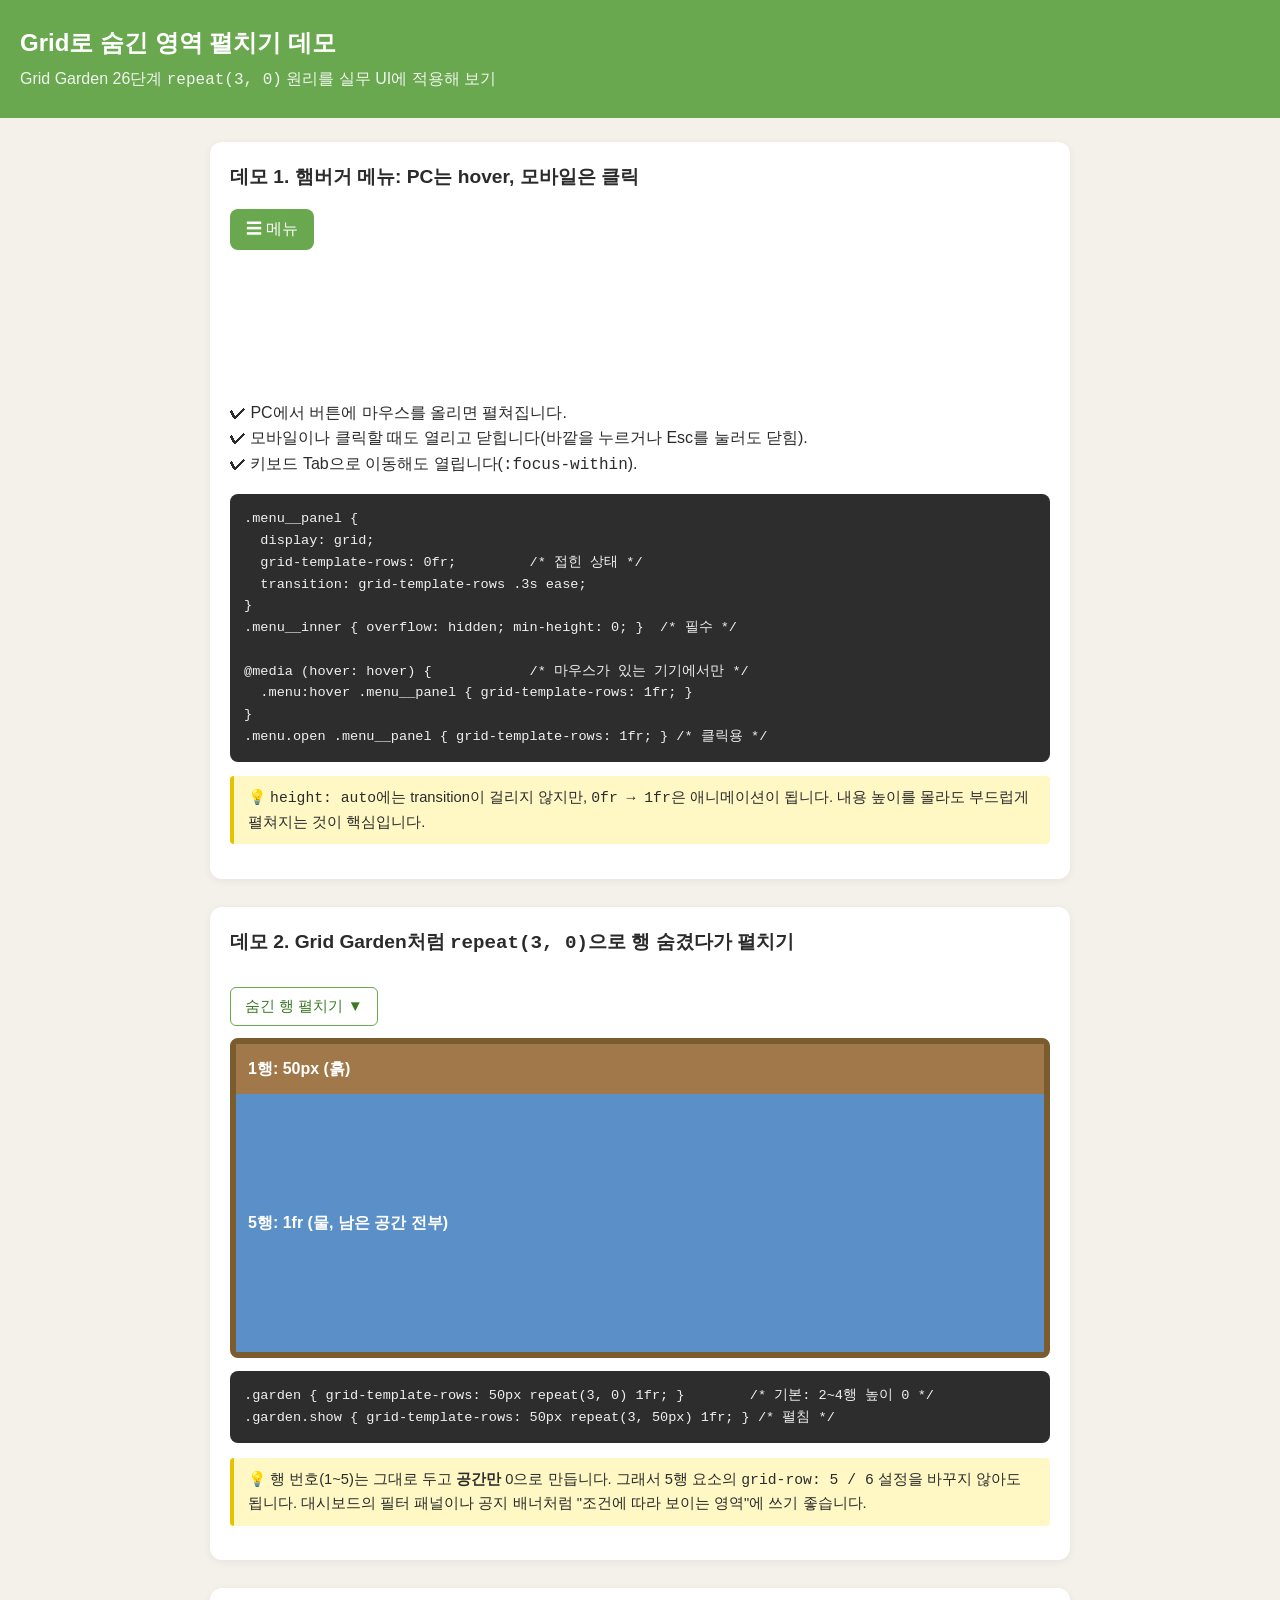
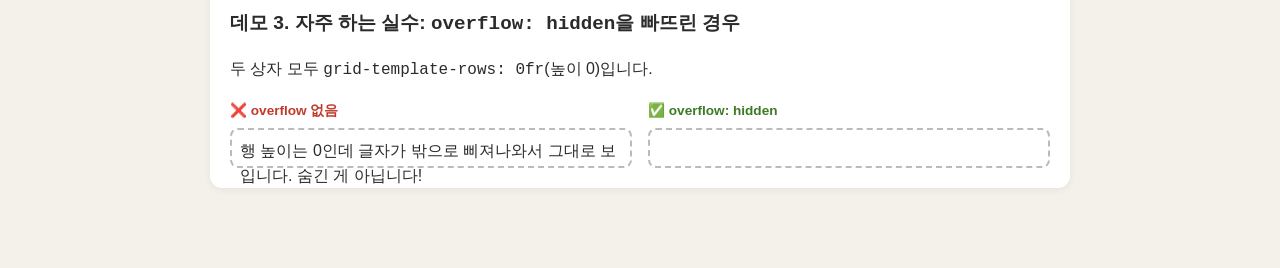
<file: JS/day1_1124/grid-menu-demo/index.html>
<!DOCTYPE html>
<html lang="ko">
<head>
<meta charset="UTF-8">
<meta name="viewport" content="width=device-width, initial-scale=1.0">
<title>Grid로 숨긴 영역 펼치기 데모 (0fr → 1fr, repeat(3, 0))</title>
<style>
  /* ===== 기본 스타일 ===== */
  * { box-sizing: border-box; }
  body {
    margin: 0;
    font-family: "Pretendard", "Apple SD Gothic Neo", "Malgun Gothic", sans-serif;
    background: #f4f1ea;
    color: #2b2b2b;
    line-height: 1.6;
  }
  header.top {
    background: #6aa84f;
    color: #fff;
    padding: 24px 20px;
  }
  header.top h1 { margin: 0 0 4px; font-size: 1.5rem; }
  header.top p { margin: 0; opacity: .9; }
  main { max-width: 900px; margin: 0 auto; padding: 24px 20px 60px; }
  section.demo {
    background: #fff;
    border-radius: 12px;
    padding: 20px;
    margin-bottom: 28px;
    box-shadow: 0 2px 8px rgba(0,0,0,.06);
  }
  section.demo h2 { margin-top: 0; font-size: 1.2rem; }
  pre {
    background: #2d2d2d;
    color: #f0f0f0;
    padding: 14px;
    border-radius: 8px;
    overflow-x: auto;
    font-size: .85rem;
  }
  code { font-family: Consolas, Menlo, monospace; }
  .note {
    background: #fff8c4;
    border-left: 4px solid #e6c200;
    padding: 10px 14px;
    border-radius: 4px;
    font-size: .92rem;
  }

  /* =========================================================
     데모 1: 햄버거 메뉴 (PC는 hover, 모바일은 클릭)
     핵심: grid-template-rows 0fr → 1fr 애니메이션
     ========================================================= */
  .menu {
    position: relative;
    display: inline-block;
  }
  .menu__btn {
    font-size: 1rem;
    padding: 10px 16px;
    border: none;
    border-radius: 8px;
    background: #6aa84f;
    color: #fff;
    cursor: pointer;
  }
  .menu__panel {
    position: absolute;
    top: 100%;
    left: 0;
    min-width: 180px;
    margin-top: 6px;

    display: grid;
    grid-template-rows: 0fr;              /* ① 접힌 상태 */
    visibility: hidden;                   /* ③ 접혔을 때 Tab/스크린리더 차단 */
    transition: grid-template-rows .3s ease, visibility .3s;
  }
  .menu__inner {
    overflow: hidden;                     /* ② 필수! 없으면 내용이 삐져나옴 */
    min-height: 0;
    margin: 0;
    padding: 0;
    list-style: none;
    background: #fff;
    border-radius: 8px;
    box-shadow: 0 6px 18px rgba(0,0,0,.15);
  }
  .menu__inner a {
    display: block;
    padding: 10px 16px;
    color: #2b2b2b;
    text-decoration: none;
  }
  .menu__inner a:hover,
  .menu__inner a:focus { background: #eef6e9; }

  /* 펼친 상태: 클릭(.open) 또는 키보드 포커스 */
  .menu.open .menu__panel,
  .menu:focus-within .menu__panel {
    grid-template-rows: 1fr;
    visibility: visible;
  }
  /* 마우스가 있는 기기(PC)에서만 hover로 펼침 → 모바일 오작동 방지 */
  @media (hover: hover) {
    .menu:hover .menu__panel {
      grid-template-rows: 1fr;
      visibility: visible;
    }
  }

  /* =========================================================
     데모 2: Grid Garden 26단계처럼 repeat(3, 0)으로 행 숨기기
     ========================================================= */
  .garden {
    display: grid;
    grid-template-columns: 1fr;
    grid-template-rows: 50px repeat(3, 0) 1fr;   /* 2~4행 숨김 */
    height: 320px;
    border: 6px solid #7a5c2e;
    border-radius: 8px;
    transition: grid-template-rows .4s ease;
  }
  .garden.show {
    grid-template-rows: 50px repeat(3, 50px) 1fr; /* 2~4행 펼침 */
  }
  .garden > div {
    overflow: hidden;                            /* 0일 때 내용 숨김 */
    display: flex;
    align-items: center;
    padding: 0 12px;
    font-weight: 600;
  }
  .garden .row-top  { background: #a0784a; color: #fff; }
  .garden .row-hide { background: #ffe599; border-bottom: 1px solid #e6c200; }
  .garden .row-water{ background: #5b8fc7; color: #fff; }

  .toggle-btn {
    margin: 12px 0;
    padding: 8px 14px;
    border: 1px solid #6aa84f;
    border-radius: 6px;
    background: #fff;
    color: #3d7a26;
    cursor: pointer;
    font-size: .95rem;
  }

  /* =========================================================
     데모 3: overflow: hidden이 없으면 어떻게 될까? (실수 예시)
     ========================================================= */
  .compare { display: grid; grid-template-columns: 1fr 1fr; gap: 16px; }
  .box {
    display: grid;
    grid-template-rows: 0fr;
    border: 2px dashed #bbb;
    border-radius: 8px;
    padding: 8px;
    min-height: 40px;
  }
  .box p { margin: 0; min-height: 0; }
  .box.good p { overflow: hidden; }
  .box-label { font-size: .85rem; font-weight: 700; margin-bottom: 6px; }
  .box-label.bad  { color: #c0392b; }
  .box-label.good { color: #3d7a26; }

  @media (max-width: 600px) {
    .compare { grid-template-columns: 1fr; }
  }
</style>
</head>
<body>

<header class="top">
  <h1>Grid로 숨긴 영역 펼치기 데모</h1>
  <p>Grid Garden 26단계 <code>repeat(3, 0)</code> 원리를 실무 UI에 적용해 보기</p>
</header>

<main>

  <!-- ================= 데모 1 ================= -->
  <section class="demo">
    <h2>데모 1. 햄버거 메뉴: PC는 hover, 모바일은 클릭</h2>

    <nav class="menu" id="menu">
      <button class="menu__btn" id="menuBtn" aria-expanded="false" aria-controls="menuPanel">☰ 메뉴</button>
      <div class="menu__panel" id="menuPanel">
        <ul class="menu__inner">
          <li><a href="#">홈</a></li>
          <li><a href="#">팀 소개</a></li>
          <li><a href="#">프로젝트</a></li>
          <li><a href="#">문의하기</a></li>
        </ul>
      </div>
    </nav>

    <p style="margin-top:150px">
      ✔ PC에서 버튼에 마우스를 올리면 펼쳐집니다.<br>
      ✔ 모바일이나 클릭할 때도 열리고 닫힙니다(바깥을 누르거나 Esc를 눌러도 닫힘).<br>
      ✔ 키보드 Tab으로 이동해도 열립니다(<code>:focus-within</code>).
    </p>

<pre><code>.menu__panel {
  display: grid;
  grid-template-rows: 0fr;         /* 접힌 상태 */
  transition: grid-template-rows .3s ease;
}
.menu__inner { overflow: hidden; min-height: 0; }  /* 필수 */

@media (hover: hover) {            /* 마우스가 있는 기기에서만 */
  .menu:hover .menu__panel { grid-template-rows: 1fr; }
}
.menu.open .menu__panel { grid-template-rows: 1fr; } /* 클릭용 */</code></pre>

    <p class="note">
      💡 <code>height: auto</code>에는 transition이 걸리지 않지만, <code>0fr → 1fr</code>은 애니메이션이 됩니다.
      내용 높이를 몰라도 부드럽게 펼쳐지는 것이 핵심입니다.
    </p>
  </section>

  <!-- ================= 데모 2 ================= -->
  <section class="demo">
    <h2>데모 2. Grid Garden처럼 <code>repeat(3, 0)</code>으로 행 숨겼다가 펼치기</h2>

    <button class="toggle-btn" id="gardenBtn" aria-pressed="false">숨긴 행 펼치기 ▼</button>

    <div class="garden" id="garden">
      <div class="row-top">1행: 50px (흙)</div>
      <div class="row-hide">2행: 숨겨진 필터 영역</div>
      <div class="row-hide">3행: 숨겨진 알림 배너</div>
      <div class="row-hide">4행: 숨겨진 추가 옵션</div>
      <div class="row-water">5행: 1fr (물, 남은 공간 전부)</div>
    </div>

<pre><code>.garden { grid-template-rows: 50px repeat(3, 0) 1fr; }        /* 기본: 2~4행 높이 0 */
.garden.show { grid-template-rows: 50px repeat(3, 50px) 1fr; } /* 펼침 */</code></pre>

    <p class="note">
      💡 행 번호(1~5)는 그대로 두고 <b>공간만</b> 0으로 만듭니다.
      그래서 5행 요소의 <code>grid-row: 5 / 6</code> 설정을 바꾸지 않아도 됩니다.
      대시보드의 필터 패널이나 공지 배너처럼 "조건에 따라 보이는 영역"에 쓰기 좋습니다.
    </p>
  </section>

  <!-- ================= 데모 3 ================= -->
  <section class="demo">
    <h2>데모 3. 자주 하는 실수: <code>overflow: hidden</code>을 빠뜨린 경우</h2>
    <p>두 상자 모두 <code>grid-template-rows: 0fr</code>(높이 0)입니다.</p>

    <div class="compare">
      <div>
        <div class="box-label bad">❌ overflow 없음</div>
        <div class="box bad"><p>행 높이는 0인데 글자가 밖으로 삐져나와서 그대로 보입니다. 숨긴 게 아닙니다!</p></div>
      </div>
      <div>
        <div class="box-label good">✅ overflow: hidden</div>
        <div class="box good"><p>이 글자는 제대로 숨겨져서 보이지 않습니다.</p></div>
      </div>
    </div>
  </section>

</main>

<script>
  // ===== 데모 1: 클릭으로 메뉴 열고 닫기 (모바일용) =====
  const menu = document.getElementById('menu');
  const menuBtn = document.getElementById('menuBtn');

  menuBtn.addEventListener('click', (e) => {
    e.stopPropagation();
    const isOpen = menu.classList.toggle('open');
    menuBtn.setAttribute('aria-expanded', isOpen);
  });

  // 바깥을 클릭하면 닫기
  document.addEventListener('click', (e) => {
    if (!menu.contains(e.target)) {
      menu.classList.remove('open');
      menuBtn.setAttribute('aria-expanded', 'false');
    }
  });

  // Esc 키로 닫기
  document.addEventListener('keydown', (e) => {
    if (e.key === 'Escape') {
      menu.classList.remove('open');
      menuBtn.setAttribute('aria-expanded', 'false');
      menuBtn.blur();
    }
  });

  // ===== 데모 2: repeat(3, 0) 행 펼치기 토글 =====
  const garden = document.getElementById('garden');
  const gardenBtn = document.getElementById('gardenBtn');

  gardenBtn.addEventListener('click', () => {
    const shown = garden.classList.toggle('show');
    gardenBtn.textContent = shown ? '다시 숨기기 ▲' : '숨긴 행 펼치기 ▼';
    gardenBtn.setAttribute('aria-pressed', shown);
  });
</script>

</body>
</html>
</file>
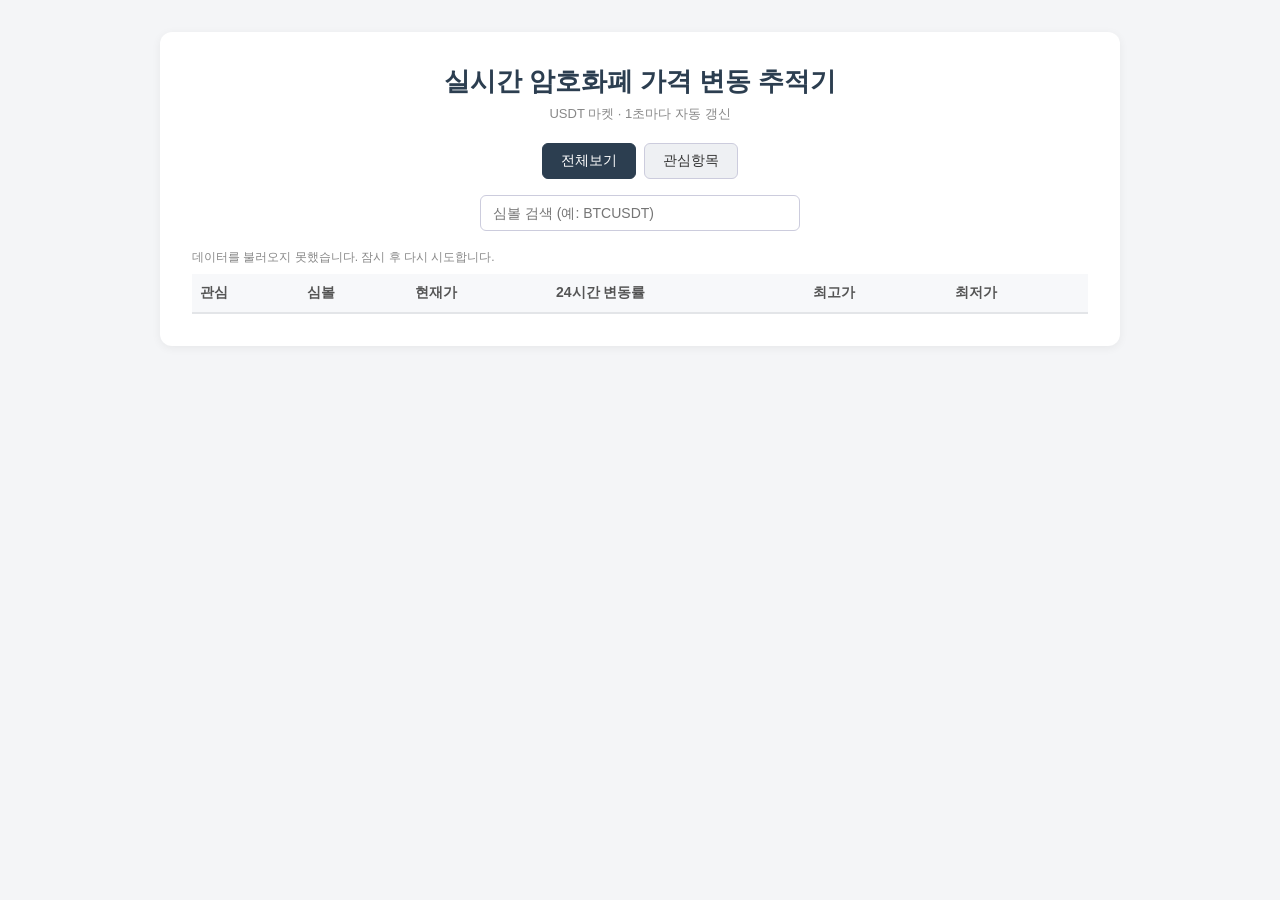
<file: JS/js_1127/claude_product/index.html>
<!DOCTYPE html>
<html lang="ko">
<head>
    <meta charset="UTF-8">
    <meta name="viewport" content="width=device-width, initial-scale=1.0">
    <title>실시간 암호화폐 가격 변동 추적기</title>
    <link rel="stylesheet" href="./style.css">
</head>
<body>
    <div class="container">
        <header>
            <h1>실시간 암호화폐 가격 변동 추적기</h1>
            <p class="sub">USDT 마켓 · 1초마다 자동 갱신</p>
        </header>

        <!-- [요구사항 4] 전체보기 / 관심항목 탭 분리 -->
        <nav class="tabs">
            <button id="tabAll" class="tab active">전체보기</button>
            <button id="tabFav" class="tab">관심항목</button>
        </nav>

        <!-- [요구사항 2] type="search" 검색창 -->
        <section class="search-section">
            <input id="searchInput" type="search" placeholder="심볼 검색 (예: BTCUSDT)">
        </section>

        <div class="status">
            <span id="updateTime">데이터 불러오는 중...</span>
            <span id="countInfo"></span>
        </div>

        <!-- [요구사항 3] 관심 · 심볼 · 현재가 · 24시간 변동률 · 최고가 · 최저가 -->
        <table>
            <thead>
                <tr>
                    <th>관심</th>
                    <th>심볼</th>
                    <th>현재가</th>
                    <th>24시간 변동률</th>
                    <th>최고가</th>
                    <th>최저가</th>
                </tr>
            </thead>
            <tbody id="tableBody"></tbody>
        </table>
        <p id="emptyMessage" class="empty" hidden></p>
    </div>

    <script src="./script.js"></script>
</body>
</html>
</file>
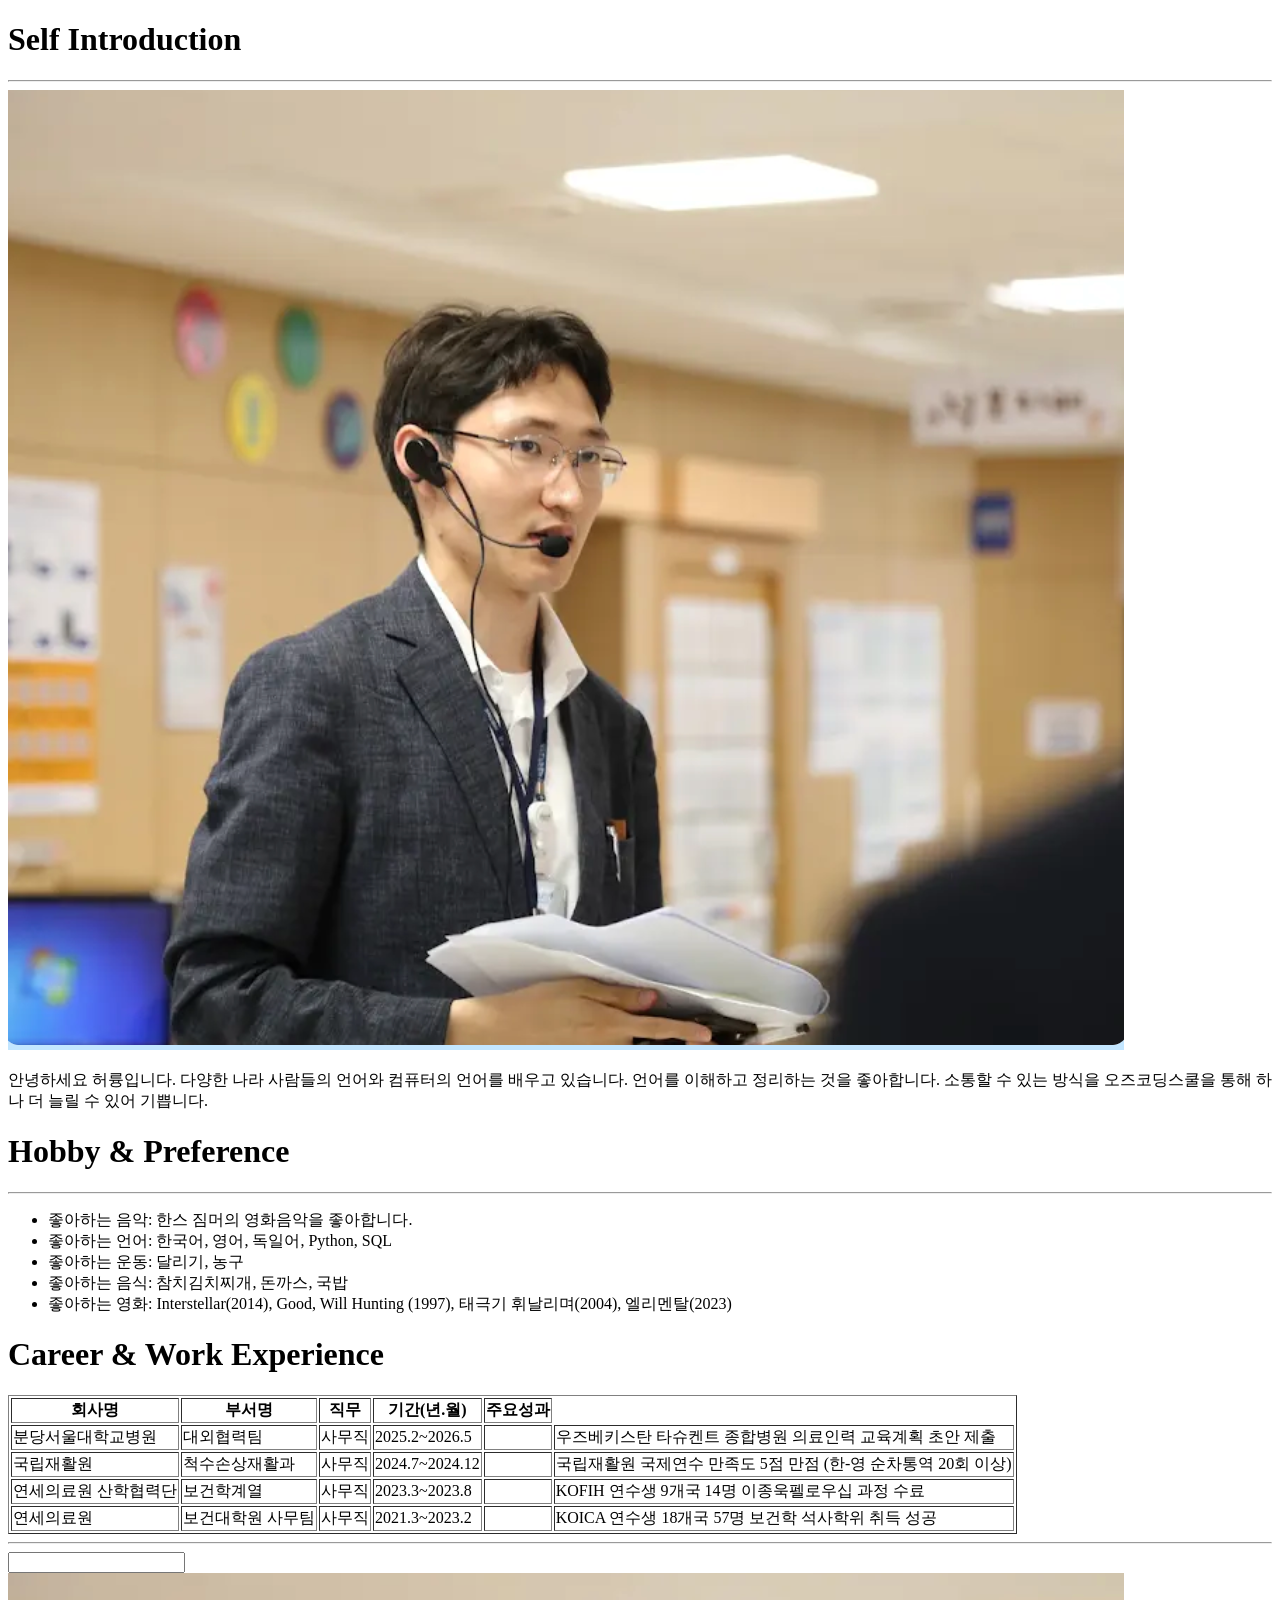
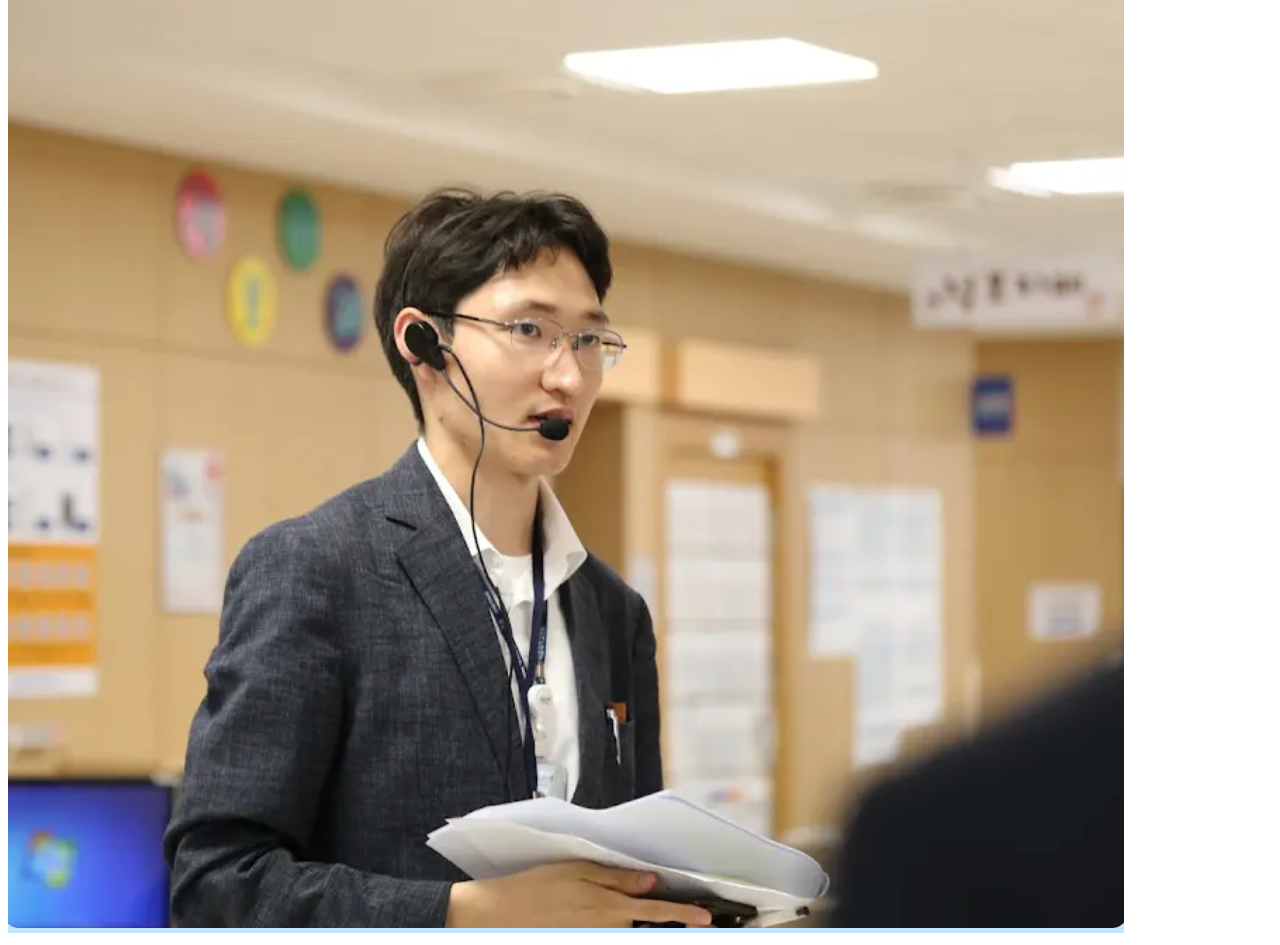
<file: HTML_CSS/day1_1119/resume.html>
<!DOCTYPE html>
<html lang="en">
<head>
    <meta charset="UTF-8">
    <meta name="viewport" content="width=device-width, initial-scale=1.0">
    <title>AH_08_ryunghoh_resume</title>
</head>
<body>
    <h1>
     Self Introduction
    </h1>
    <hr>
    <img src="ryunghoh.png" alt="ryunghoh" sizes="">
    <p>안녕하세요 허륭입니다. 다양한 나라 사람들의 언어와 컴퓨터의 언어를 배우고 있습니다. 언어를 이해하고 정리하는 것을 좋아합니다. 소통할 수 있는 방식을 오즈코딩스쿨을 통해 하나 더 늘릴 수 있어 기쁩니다.</p>
    <h1>
        Hobby & Preference
    </h1>
    <hr>
     <ul>
        <li>좋아하는 음악: 한스 짐머의 영화음악을 좋아합니다.</li>
        <li>좋아하는 언어: 한국어, 영어, 독일어, Python, SQL</li>
        <li>좋아하는 운동: 달리기, 농구</li>
        <li>좋아하는 음식: 참치김치찌개, 돈까스, 국밥</li>
        <li>좋아하는 영화: Interstellar(2014), Good, Will Hunting (1997), 태극기 휘날리며(2004), 엘리멘탈(2023)</li>
     </ul>
    <h1>
        Career & Work Experience
    </h1>
    <table style ="table-layout: auto", border="1">
        <thead>
            <tr>
                <th>회사명</th>
                <th>부서명</th>
                <th>직무</th>
                <th>기간(년.월)</th>
                <th>주요성과 </th>
            </tr>
        </thead>
        <tbody>
            <tr>
                <td>분당서울대학교병원</td>
                <td>대외협력팀</td>
                <td>사무직</td>
                <td>2025.2~2026.5<td>
                <td>우즈베키스탄 타슈켄트 종합병원 의료인력 교육계획 초안 제출</td>
            </tr>
            <tr>
                <td>국립재활원</td>
                <td>척수손상재활과</td>
                <td>사무직</td>
                <td>2024.7~2024.12<td>
                <td>국립재활원 국제연수 만족도 5점 만점 (한-영 순차통역 20회 이상)</td>
            </tr>
            <tr>
                <td>연세의료원 산학협력단</td>
                <td>보건학계열</td>
                <td>사무직</td>
                <td>2023.3~2023.8<td>
                <td>KOFIH 연수생 9개국 14명 이종욱펠로우십 과정 수료</td>
            </tr>
            <tr>
                <td>연세의료원</td>
                <td>보건대학원 사무팀</td>
                <td>사무직</td>
                <td>2021.3~2023.2<td>
                <td>KOICA 연수생 18개국 57명 보건학 석사학위 취득 성공</td>
            </tr>
        </tbody>
    </table>
    <hr>
<input type="email">
<img src="./ryunghoh.png" alt="부가설명 이 사진은 허륭의 사진입니다.">
</body>
</html>
</file>
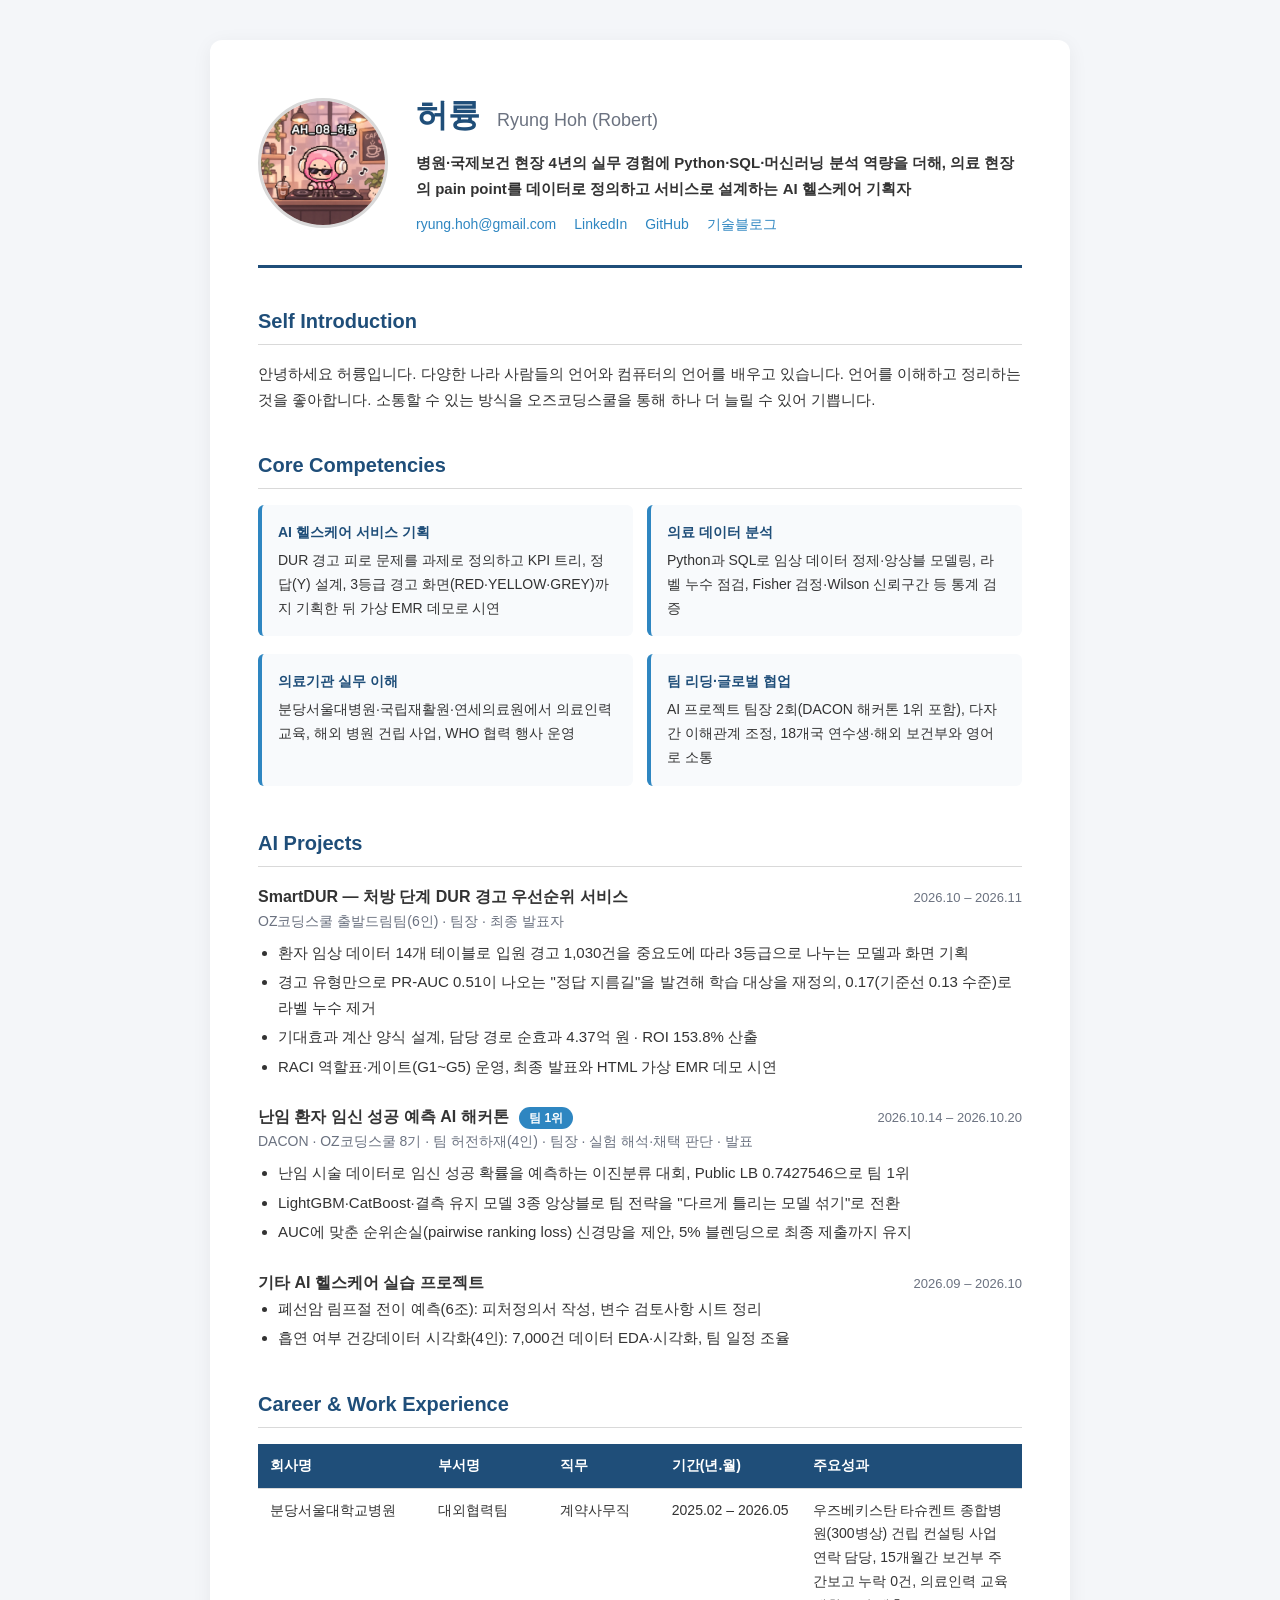
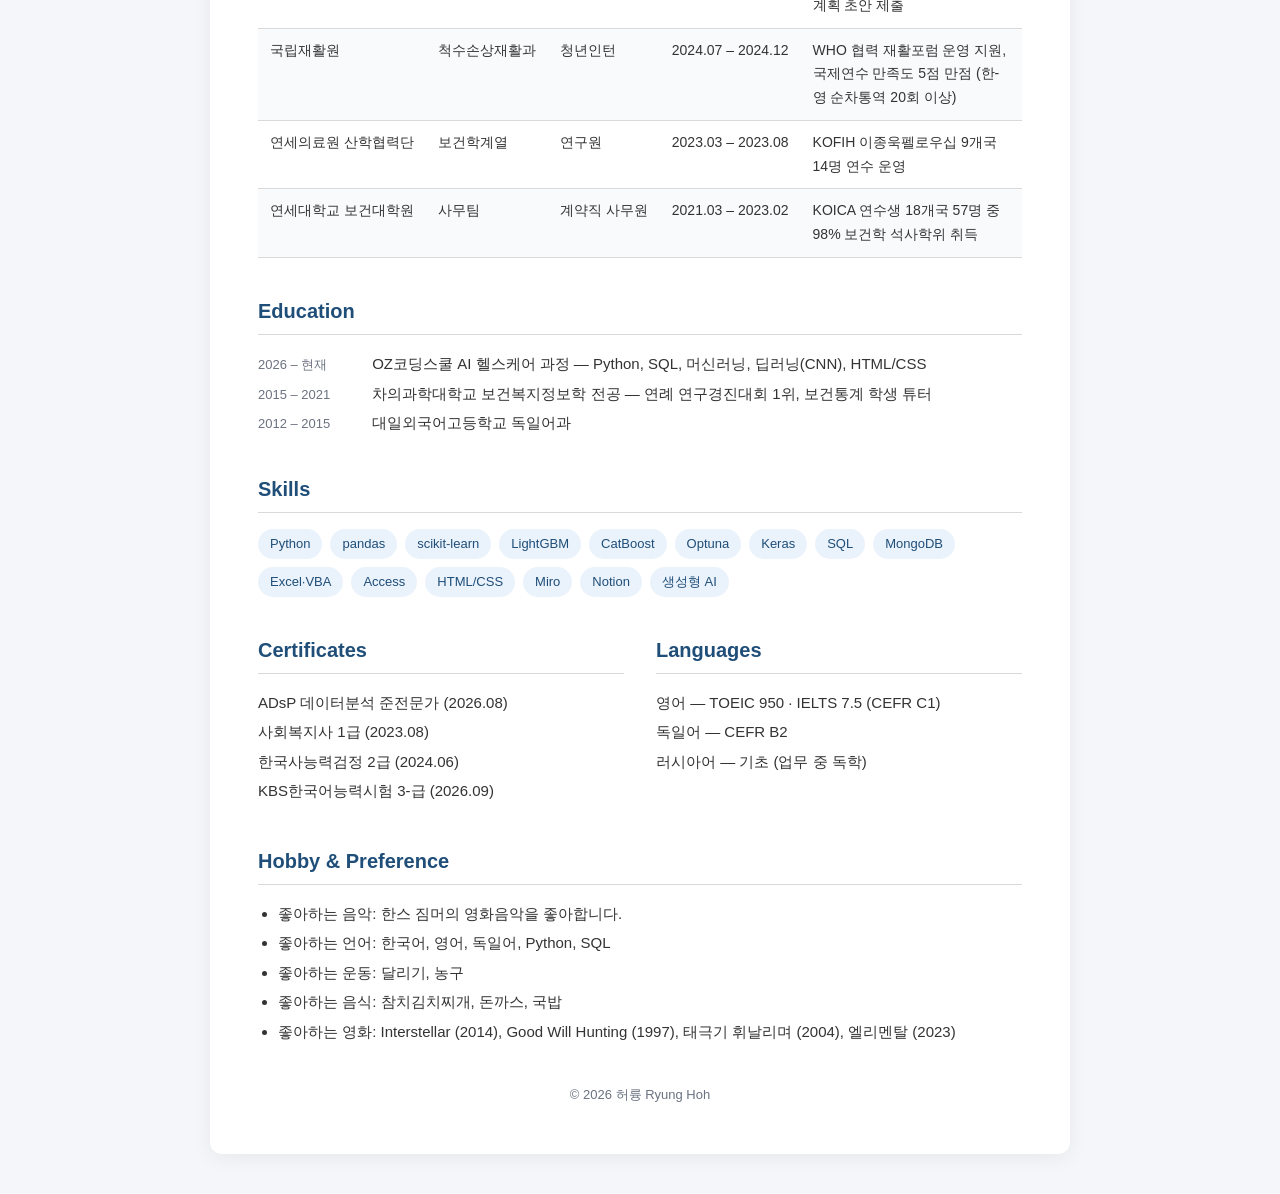
<file: HTML_CSS/day3_1123/resume_1123.html>
<!DOCTYPE html>
<html lang="ko">
<head>
    <meta charset="UTF-8">
    <meta name="viewport" content="width=device-width, initial-scale=1.0">
    <title>AH_08_ryunghoh_resume</title>
    <link rel="stylesheet" href="./style.css">
</head>
<body>
    <div class="container">

        <!-- 헤더: 이름 · 연락처 · 한 줄 소개 -->
        <header class="profile">
            <img class="profile-photo" src="ryunghoh.webp" alt="허륭 프로필 사진">
            <div class="profile-text">
                <h1>허륭 <span class="en-name">Ryung Hoh (Robert)</span></h1>
                <p class="headline">병원·국제보건 현장 4년의 실무 경험에 Python·SQL·머신러닝 분석 역량을 더해, 의료 현장의 pain point를 데이터로 정의하고 서비스로 설계하는 AI 헬스케어 기획자</p>
                <ul class="contact">
                    <li><a href="mailto:ryung.hoh@gmail.com">ryung.hoh@gmail.com</a></li>
                    <li><a href="https://www.linkedin.com/in/ryung-hoh-5501a81bb/" target="_blank">LinkedIn</a></li>
                    <li><a href="https://github.com/roberthoh-hub" target="_blank">GitHub</a></li>
                    <li><a href="https://velog.io/@ryunghoh/posts" target="_blank">기술블로그</a></li>
                </ul>
            </div>
        </header>

        <!-- 자기소개 -->
        <section>
            <h2>Self Introduction</h2>
            <p>안녕하세요 허륭입니다. 다양한 나라 사람들의 언어와 컴퓨터의 언어를 배우고 있습니다. 언어를 이해하고 정리하는 것을 좋아합니다. 소통할 수 있는 방식을 오즈코딩스쿨을 통해 하나 더 늘릴 수 있어 기쁩니다.</p>
        </section>

        <!-- 핵심 역량 -->
        <section>
            <h2>Core Competencies</h2>
            <ul class="card-list">
                <li><strong>AI 헬스케어 서비스 기획</strong>DUR 경고 피로 문제를 과제로 정의하고 KPI 트리, 정답(Y) 설계, 3등급 경고 화면(RED·YELLOW·GREY)까지 기획한 뒤 가상 EMR 데모로 시연</li>
                <li><strong>의료 데이터 분석</strong>Python과 SQL로 임상 데이터 정제·앙상블 모델링, 라벨 누수 점검, Fisher 검정·Wilson 신뢰구간 등 통계 검증</li>
                <li><strong>의료기관 실무 이해</strong>분당서울대병원·국립재활원·연세의료원에서 의료인력 교육, 해외 병원 건립 사업, WHO 협력 행사 운영</li>
                <li><strong>팀 리딩·글로벌 협업</strong>AI 프로젝트 팀장 2회(DACON 해커톤 1위 포함), 다자간 이해관계 조정, 18개국 연수생·해외 보건부와 영어로 소통</li>
            </ul>
        </section>

        <!-- AI 프로젝트 -->
        <section>
            <h2>AI Projects</h2>

            <article class="item">
                <div class="item-head">
                    <h3>SmartDUR — 처방 단계 DUR 경고 우선순위 서비스</h3>
                    <span class="period">2026.10 – 2026.11</span>
                </div>
                <p class="meta">OZ코딩스쿨 출발드림팀(6인) · 팀장 · 최종 발표자</p>
                <ul>
                    <li>환자 임상 데이터 14개 테이블로 입원 경고 1,030건을 중요도에 따라 3등급으로 나누는 모델과 화면 기획</li>
                    <li>경고 유형만으로 PR-AUC 0.51이 나오는 "정답 지름길"을 발견해 학습 대상을 재정의, 0.17(기준선 0.13 수준)로 라벨 누수 제거</li>
                    <li>기대효과 계산 양식 설계, 담당 경로 순효과 4.37억 원 · ROI 153.8% 산출</li>
                    <li>RACI 역할표·게이트(G1~G5) 운영, 최종 발표와 HTML 가상 EMR 데모 시연</li>
                </ul>
            </article>

            <article class="item">
                <div class="item-head">
                    <h3>난임 환자 임신 성공 예측 AI 해커톤 <span class="badge">팀 1위</span></h3>
                    <span class="period">2026.10.14 – 2026.10.20</span>
                </div>
                <p class="meta">DACON · OZ코딩스쿨 8기 · 팀 허전하재(4인) · 팀장 · 실험 해석·채택 판단 · 발표</p>
                <ul>
                    <li>난임 시술 데이터로 임신 성공 확률을 예측하는 이진분류 대회, Public LB 0.7427546으로 팀 1위</li>
                    <li>LightGBM·CatBoost·결측 유지 모델 3종 앙상블로 팀 전략을 "다르게 틀리는 모델 섞기"로 전환</li>
                    <li>AUC에 맞춘 순위손실(pairwise ranking loss) 신경망을 제안, 5% 블렌딩으로 최종 제출까지 유지</li>
                </ul>
            </article>

            <article class="item">
                <div class="item-head">
                    <h3>기타 AI 헬스케어 실습 프로젝트</h3>
                    <span class="period">2026.09 – 2026.10</span>
                </div>
                <ul>
                    <li>폐선암 림프절 전이 예측(6조): 피처정의서 작성, 변수 검토사항 시트 정리</li>
                    <li>흡연 여부 건강데이터 시각화(4인): 7,000건 데이터 EDA·시각화, 팀 일정 조율</li>
                </ul>
            </article>
        </section>

        <!-- 경력 -->
        <section>
            <h2>Career &amp; Work Experience</h2>
            <table>
                <thead>
                    <tr>
                        <th>회사명</th>
                        <th>부서명</th>
                        <th>직무</th>
                        <th>기간(년.월)</th>
                        <th>주요성과</th>
                    </tr>
                </thead>
                <tbody>
                    <tr>
                        <td>분당서울대학교병원</td>
                        <td>대외협력팀</td>
                        <td>계약사무직</td>
                        <td>2025.02 – 2026.05</td>
                        <td>우즈베키스탄 타슈켄트 종합병원(300병상) 건립 컨설팅 사업 연락 담당, 15개월간 보건부 주간보고 누락 0건, 의료인력 교육계획 초안 제출</td>
                    </tr>
                    <tr>
                        <td>국립재활원</td>
                        <td>척수손상재활과</td>
                        <td>청년인턴</td>
                        <td>2024.07 – 2024.12</td>
                        <td>WHO 협력 재활포럼 운영 지원, 국제연수 만족도 5점 만점 (한-영 순차통역 20회 이상)</td>
                    </tr>
                    <tr>
                        <td>연세의료원 산학협력단</td>
                        <td>보건학계열</td>
                        <td>연구원</td>
                        <td>2023.03 – 2023.08</td>
                        <td>KOFIH 이종욱펠로우십 9개국 14명 연수 운영</td>
                    </tr>
                    <tr>
                        <td>연세대학교 보건대학원</td>
                        <td>사무팀</td>
                        <td>계약직 사무원</td>
                        <td>2021.03 – 2023.02</td>
                        <td>KOICA 연수생 18개국 57명 중 98% 보건학 석사학위 취득</td>
                    </tr>
                </tbody>
            </table>
        </section>

        <!-- 학력 · 교육 -->
        <section>
            <h2>Education</h2>
            <ul class="plain">
                <li><span class="period">2026 – 현재</span> OZ코딩스쿨 AI 헬스케어 과정 — Python, SQL, 머신러닝, 딥러닝(CNN), HTML/CSS</li>
                <li><span class="period">2015 – 2021</span> 차의과학대학교 보건복지정보학 전공 — 연례 연구경진대회 1위, 보건통계 학생 튜터</li>
                <li><span class="period">2012 – 2015</span> 대일외국어고등학교 독일어과</li>
            </ul>
        </section>

        <!-- 기술 -->
        <section>
            <h2>Skills</h2>
            <div class="tags">
                <span>Python</span><span>pandas</span><span>scikit-learn</span><span>LightGBM</span><span>CatBoost</span><span>Optuna</span><span>Keras</span><span>SQL</span><span>MongoDB</span><span>Excel·VBA</span><span>Access</span><span>HTML/CSS</span><span>Miro</span><span>Notion</span><span>생성형 AI</span>
            </div>
        </section>

        <!-- 자격증 · 외국어 -->
        <section class="two-col">
            <div>
                <h2>Certificates</h2>
                <ul class="plain">
                    <li>ADsP 데이터분석 준전문가 (2026.08)</li>
                    <li>사회복지사 1급 (2023.08)</li>
                    <li>한국사능력검정 2급 (2024.06)</li>
                    <li>KBS한국어능력시험 3-급 (2026.09)</li>
                </ul>
            </div>
            <div>
                <h2>Languages</h2>
                <ul class="plain">
                    <li>영어 — TOEIC 950 · IELTS 7.5 (CEFR C1)</li>
                    <li>독일어 — CEFR B2</li>
                    <li>러시아어 — 기초 (업무 중 독학)</li>
                </ul>
            </div>
        </section>

        <!-- 취미 · 선호 -->
        <section>
            <h2>Hobby &amp; Preference</h2>
            <ul>
                <li>좋아하는 음악: 한스 짐머의 영화음악을 좋아합니다.</li>
                <li>좋아하는 언어: 한국어, 영어, 독일어, Python, SQL</li>
                <li>좋아하는 운동: 달리기, 농구</li>
                <li>좋아하는 음식: 참치김치찌개, 돈까스, 국밥</li>
                <li>좋아하는 영화: Interstellar (2014), Good Will Hunting (1997), 태극기 휘날리며 (2004), 엘리멘탈 (2023)</li>
            </ul>
        </section>

        <footer>
            <p>© 2026 허륭 Ryung Hoh</p>
        </footer>
    </div>
</body>
</html>
</file>
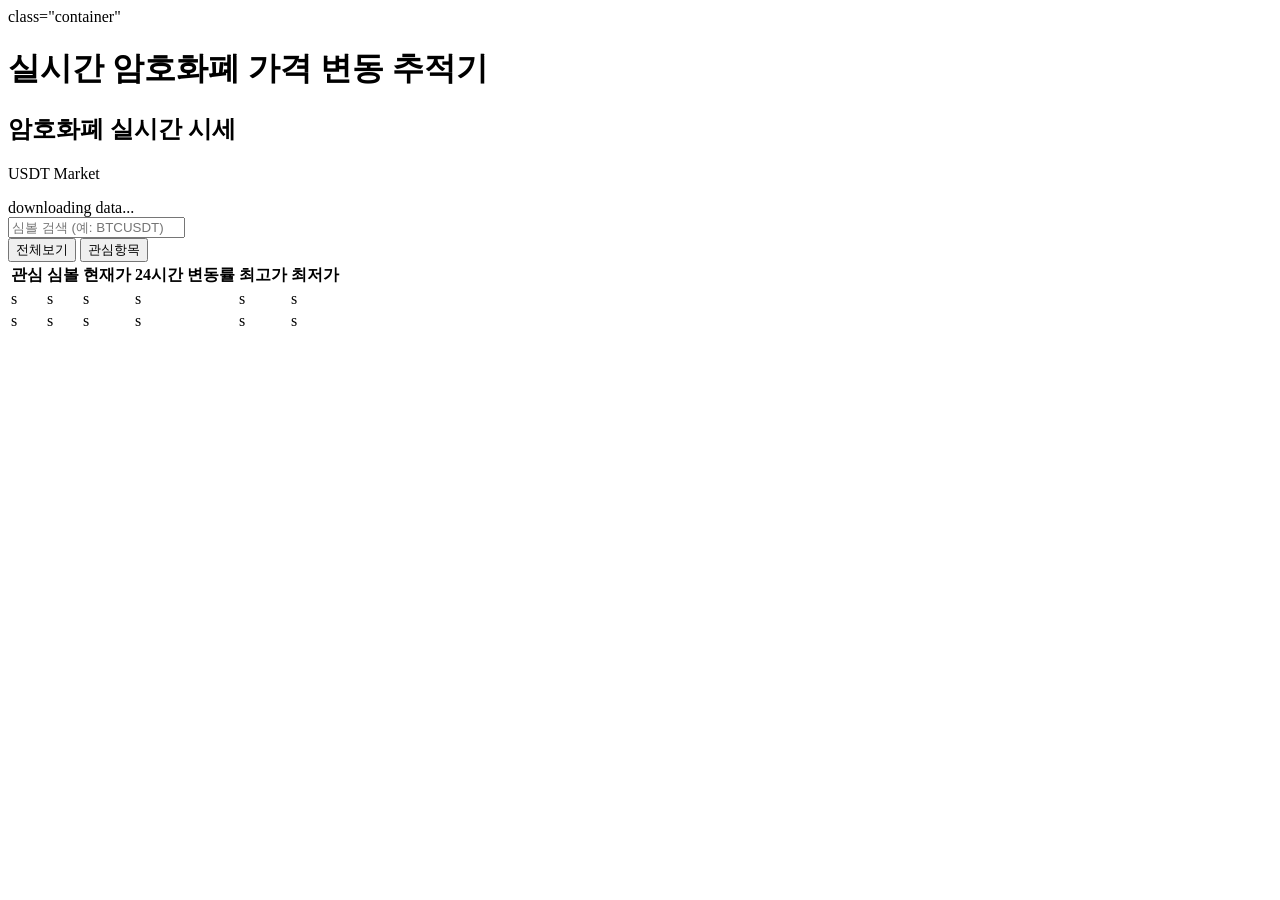
<file: JS/js_1126/cryptocurrency.html>
<!DOCTYPE html>
<html lang="en">
<head>
    <meta charset="UTF-8">
    <meta name="viewport" content="width=device-width, initial-scale=1.0">
    <title>Document</title>
    <style src="./cryptocurrency.css">
    </style>
</head>
<body>
    <div>class="container"</div>
        <header>
            <h1>실시간 암호화폐 가격 변동 추적기</h1>
        </header>
        
        <section class="market-info">
            <h2>암호화폐 실시간 시세</h2>
            <p>USDT Market</p>
            <div id="update-time">downloading data...</div>
        </section>
        
        <section class="search-section">
            <input type="search" placeholder="심볼 검색 (예: BTCUSDT)">
        </section>

        <button>전체보기</button>
        <button>관심항목</button>
    <br>
    
    <table>
        <thead>
            <th>관심</th>
            <th>심볼</th>
            <th>현재가</th>
            <th>24시간 변동률</th>
            <th>최고가</th>
            <th>최저가</th>
        </thead>
        <tbody>
            <tr>
                <td>s</td>
                <td>s</td>
                <td>s</td>
                <td>s</td>
                <td>s</td>
                <td>s</td>
            </tr>
            <tr>
                <td>s</td>
                <td>s</td>
                <td>s</td>
                <td>s</td>
                <td>s</td>
                <td>s</td>
            </tr>
        </tbody>
    </table>
    <script src="./cryptocurrency.js">
    </script>
</body>

</html>
</file>
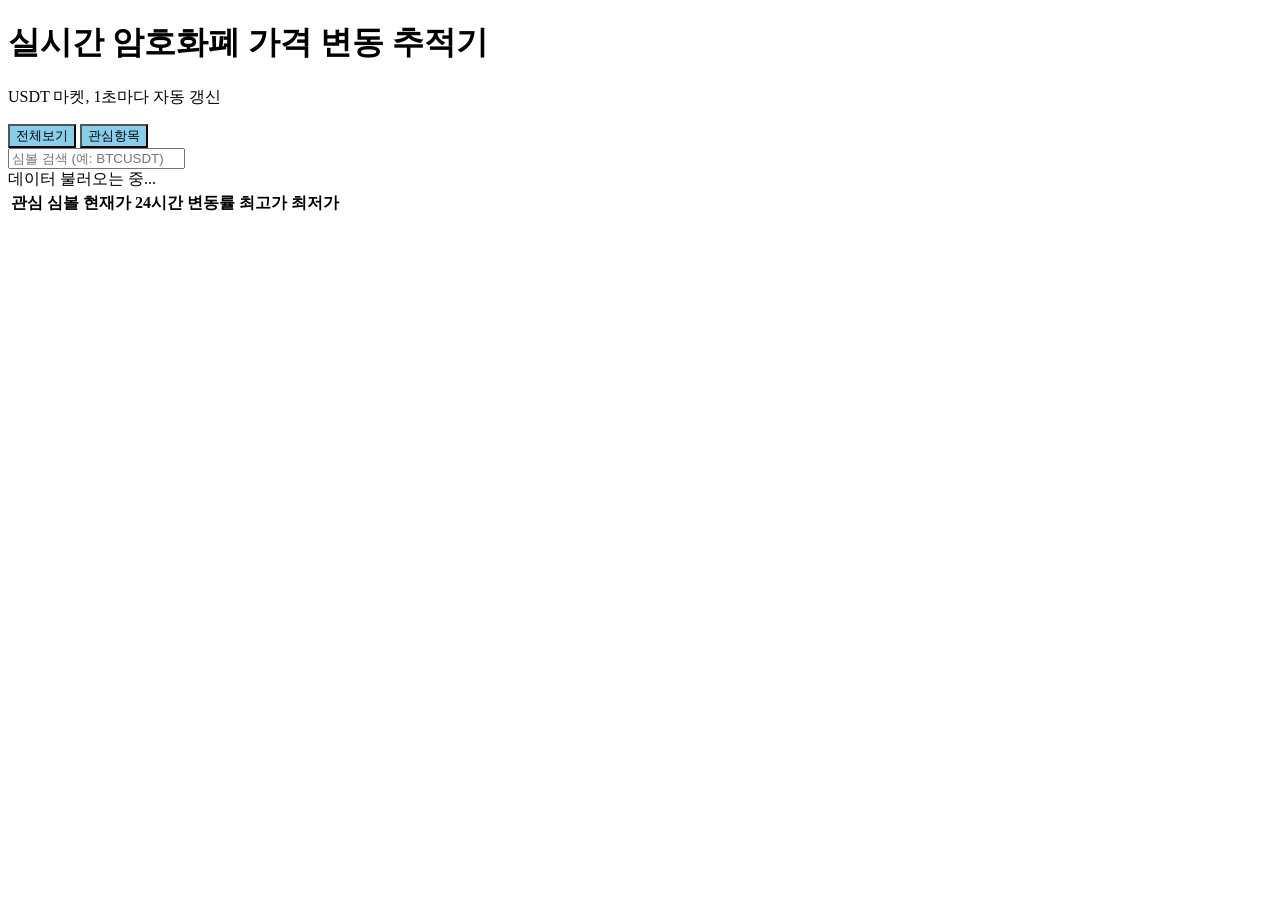
<file: JS/js_1127/cryptocurrency.html>
<!DOCTYPE html>
<html lang="en">
<head>
    <meta charset="UTF-8">
    <meta name="viewport" content="width=device-width, initial-scale=1.0">
    <title>실시간 암호화폐 가격 변동 추적기</title>
    <link rel="stylesheet" href="./cryptocurrency.css">
</head>
<body>
    <div class="container">
        <header>
            <h1>실시간 암호화폐 가격 변동 추적기</h1>
            <p class="sub">USDT 마켓, 1초마다 자동 갱신</p>
        </header>
        
        <!-- [요구사항 4] 전체보기 / 관심항목 탭 분리 -->
        <nav class="tabs">
            <button id="tabAll" class="tab active">전체보기</button>
            <button id="tabFav" class="tab">관심항목</button>
        </nav>
        
        <!-- [요구사항 2] type="search" 검색창 -->
        <section class="search-section">
            <input id="searchInput" type="search" placeholder="심볼 검색 (예: BTCUSDT)">
        </section>

        <div class="status">
            <span id="updateTime">데이터 불러오는 중...</span>
            <div id="countInfo"></div>
        </div>

        <!-- [요구사항 3] 관심, 심볼, 현재가, 24시간 변동률, 최고가, 최저가-->
        <table>
            <thead>
                <tr>
                    <th>관심</th>
                    <th>심볼</th>
                    <th>현재가</th>
                    <th>24시간 변동률</th>
                    <th>최고가</th>
                    <th>최저가</th>
                </tr>
            </thead>
            <tbody id="tableBody"></tbody>
        </table>
        <p id="emptyMessage" class="empty" hidden></p>
    </div>

    <script src="./cryptocurrency.js"></script>
</body>
</html>
</file>
<file: JS/js_1127/claude_product/style.css>
* {
    box-sizing: border-box;
}

body {
    margin: 0;
    padding: 32px 16px;
    background-color: #f4f5f7;
    font-family: -apple-system, "Apple SD Gothic Neo", "Malgun Gothic", sans-serif;
    color: #222;
}

.container {
    max-width: 960px;
    margin: 0 auto;
    padding: 32px;
    background-color: #fff;
    border-radius: 12px;
    box-shadow: 0 2px 10px rgba(0, 0, 0, 0.06);
}

header {
    text-align: center;
}

h1 {
    margin: 0;
    font-size: 26px;
    color: #2c3e50;
}

.sub {
    margin: 6px 0 0;
    font-size: 13px;
    color: #888;
}

/* 탭 버튼 */
.tabs {
    display: flex;
    justify-content: center;
    gap: 8px;
    margin: 20px 0 16px;
}

.tab {
    padding: 8px 18px;
    border: 1px solid #ccd;
    border-radius: 6px;
    background-color: #eef0f3;
    color: #333;
    font-size: 14px;
    cursor: pointer;
}

.tab.active {
    background-color: #2c3e50;
    border-color: #2c3e50;
    color: #fff;
}

/* 검색창 */
.search-section {
    display: flex;
    justify-content: center;
}

#searchInput {
    width: 320px;
    padding: 9px 12px;
    border: 1px solid #ccd;
    border-radius: 6px;
    font-size: 14px;
}

.status {
    display: flex;
    justify-content: space-between;
    margin: 18px 0 8px;
    font-size: 12px;
    color: #888;
}

/* 표 */
table {
    width: 100%;
    border-collapse: collapse;
    font-size: 14px;
}

th {
    padding: 10px 8px;
    background-color: #f7f8fa;
    border-bottom: 2px solid #e3e5e8;
    text-align: left;
    font-weight: 600;
    color: #555;
}

td {
    padding: 10px 8px;
    border-bottom: 1px solid #eee;
}

tbody tr:hover {
    background-color: #fafbfc;
}

.symbol {
    font-weight: 700;
}

/* 별 버튼: 기본은 색 없음(☆), 관심 등록 시 노란 별(★) */
.star {
    border: none;
    background: none;
    font-size: 18px;
    color: #bbb;
    cursor: pointer;
}

.star.on {
    color: #f5c518;
}

/* 한국식 표기: 상승 빨강, 하락 파랑 */
.up {
    color: #e03131;
    font-weight: 600;
}

.down {
    color: #1c7ed6;
    font-weight: 600;
}

.empty {
    padding: 24px 0;
    text-align: center;
    color: #999;
}
</file>
<file: HTML_CSS/day3_1123/style.css>
/* ===== 기본 설정 ===== */
:root {
    --main: #1f4e79;      /* 제목·강조 색 */
    --accent: #2e86c1;    /* 링크·포인트 색 */
    --text: #333333;
    --muted: #6b7280;
    --line: #d9d9d9;
    --bg: #f4f6f9;
}

* {
    box-sizing: border-box;
    margin: 0;
    padding: 0;
}

body {
    font-family: "Pretendard", "Apple SD Gothic Neo", "Malgun Gothic", sans-serif;
    font-size: 15px;
    line-height: 1.7;
    color: var(--text);
    background-color: var(--bg);
}

.container {
    max-width: 860px;
    margin: 40px auto;
    padding: 48px;
    background-color: #ffffff;
    border-radius: 12px;
    box-shadow: 0 4px 20px rgba(0, 0, 0, 0.06);
}

a {
    color: var(--accent);
    text-decoration: none;
}

a:hover {
    text-decoration: underline;
}

/* ===== 헤더 ===== */
.profile {
    display: flex;
    align-items: center;
    gap: 28px;
    padding-bottom: 28px;
    border-bottom: 3px solid var(--main);
}

.profile-photo {
    width: 130px;
    height: 130px;
    object-fit: cover;
    border-radius: 50%;
    border: 3px solid var(--line);
    flex-shrink: 0;
}

.profile h1 {
    font-size: 32px;
    color: var(--main);
}

.en-name {
    font-size: 18px;
    font-weight: 400;
    color: var(--muted);
    margin-left: 8px;
}

.headline {
    margin: 8px 0 12px;
    font-weight: 600;
}

.contact {
    display: flex;
    flex-wrap: wrap;
    gap: 8px 18px;
    list-style: none;
    font-size: 14px;
}

/* ===== 섹션 공통 ===== */
section {
    margin-top: 36px;
}

h2 {
    font-size: 20px;
    color: var(--main);
    padding-bottom: 6px;
    margin-bottom: 16px;
    border-bottom: 1px solid var(--line);
}

h3 {
    font-size: 16px;
}

section ul {
    padding-left: 20px;
}

section li {
    margin-bottom: 4px;
}

/* ===== 핵심 역량 카드 ===== */
.card-list {
    display: grid;
    grid-template-columns: repeat(2, 1fr);
    gap: 14px;
    list-style: none;
    padding-left: 0;
}

.card-list li {
    padding: 16px;
    background-color: #f8fafc;
    border-left: 4px solid var(--accent);
    border-radius: 6px;
    font-size: 14px;
}

.card-list strong {
    display: block;
    margin-bottom: 4px;
    color: var(--main);
}

/* ===== 프로젝트 항목 ===== */
.item {
    margin-bottom: 24px;
}

.item-head {
    display: flex;
    justify-content: space-between;
    align-items: baseline;
    gap: 12px;
}

.period {
    font-size: 13px;
    color: var(--muted);
    white-space: nowrap;
}

.meta {
    font-size: 14px;
    color: var(--muted);
    margin-bottom: 6px;
}

.badge {
    display: inline-block;
    margin-left: 6px;
    padding: 1px 10px;
    font-size: 12px;
    color: #ffffff;
    background-color: var(--accent);
    border-radius: 999px;
    vertical-align: middle;
}

/* ===== 경력 표 ===== */
table {
    width: 100%;
    border-collapse: collapse;
    font-size: 14px;
}

th,
td {
    padding: 10px 12px;
    border-bottom: 1px solid var(--line);
    text-align: left;
    vertical-align: top;
}

th {
    color: #ffffff;
    background-color: var(--main);
    white-space: nowrap;
}

td:nth-child(-n+4) {
    white-space: nowrap;   /* 회사명·부서·직무·기간은 한 줄로 */
}

tbody tr:nth-child(even) {
    background-color: #f8fafc;
}

tbody tr:hover {
    background-color: #eaf2fb;
}

/* ===== 학력·자격증 목록 ===== */
.plain {
    list-style: none;
    padding-left: 0;
}

.plain .period {
    display: inline-block;
    width: 110px;
}

/* ===== 기술 태그 ===== */
.tags {
    display: flex;
    flex-wrap: wrap;
    gap: 8px;
}

.tags span {
    padding: 4px 12px;
    font-size: 13px;
    color: var(--main);
    background-color: #eaf2fb;
    border-radius: 999px;
}

/* ===== 2단 배치 ===== */
.two-col {
    display: grid;
    grid-template-columns: 1fr 1fr;
    gap: 32px;
}

/* ===== 푸터 ===== */
footer {
    margin-top: 40px;
    text-align: center;
    font-size: 13px;
    color: var(--muted);
}

/* ===== 모바일 화면 ===== */
@media (max-width: 640px) {
    .container {
        margin: 0;
        padding: 24px;
        border-radius: 0;
    }

    .profile {
        flex-direction: column;
        text-align: center;
    }

    .contact {
        justify-content: center;
    }

    .card-list,
    .two-col {
        grid-template-columns: 1fr;
    }

    .item-head {
        flex-direction: column;
    }

    table {
        display: block;
        overflow-x: auto;   /* 좁은 화면에서는 표를 가로 스크롤 */
    }
}

/* ===== 인쇄 ===== */
@media print {
    body {
        background: none;
    }

    .container {
        margin: 0;
        box-shadow: none;
    }
}
</file>
<file: JS/js_1127/cryptocurrency.css>
button {
    background-color: skyblue
}
table>head {
    font-size: x-large;
}
table>body {

}
</file>
